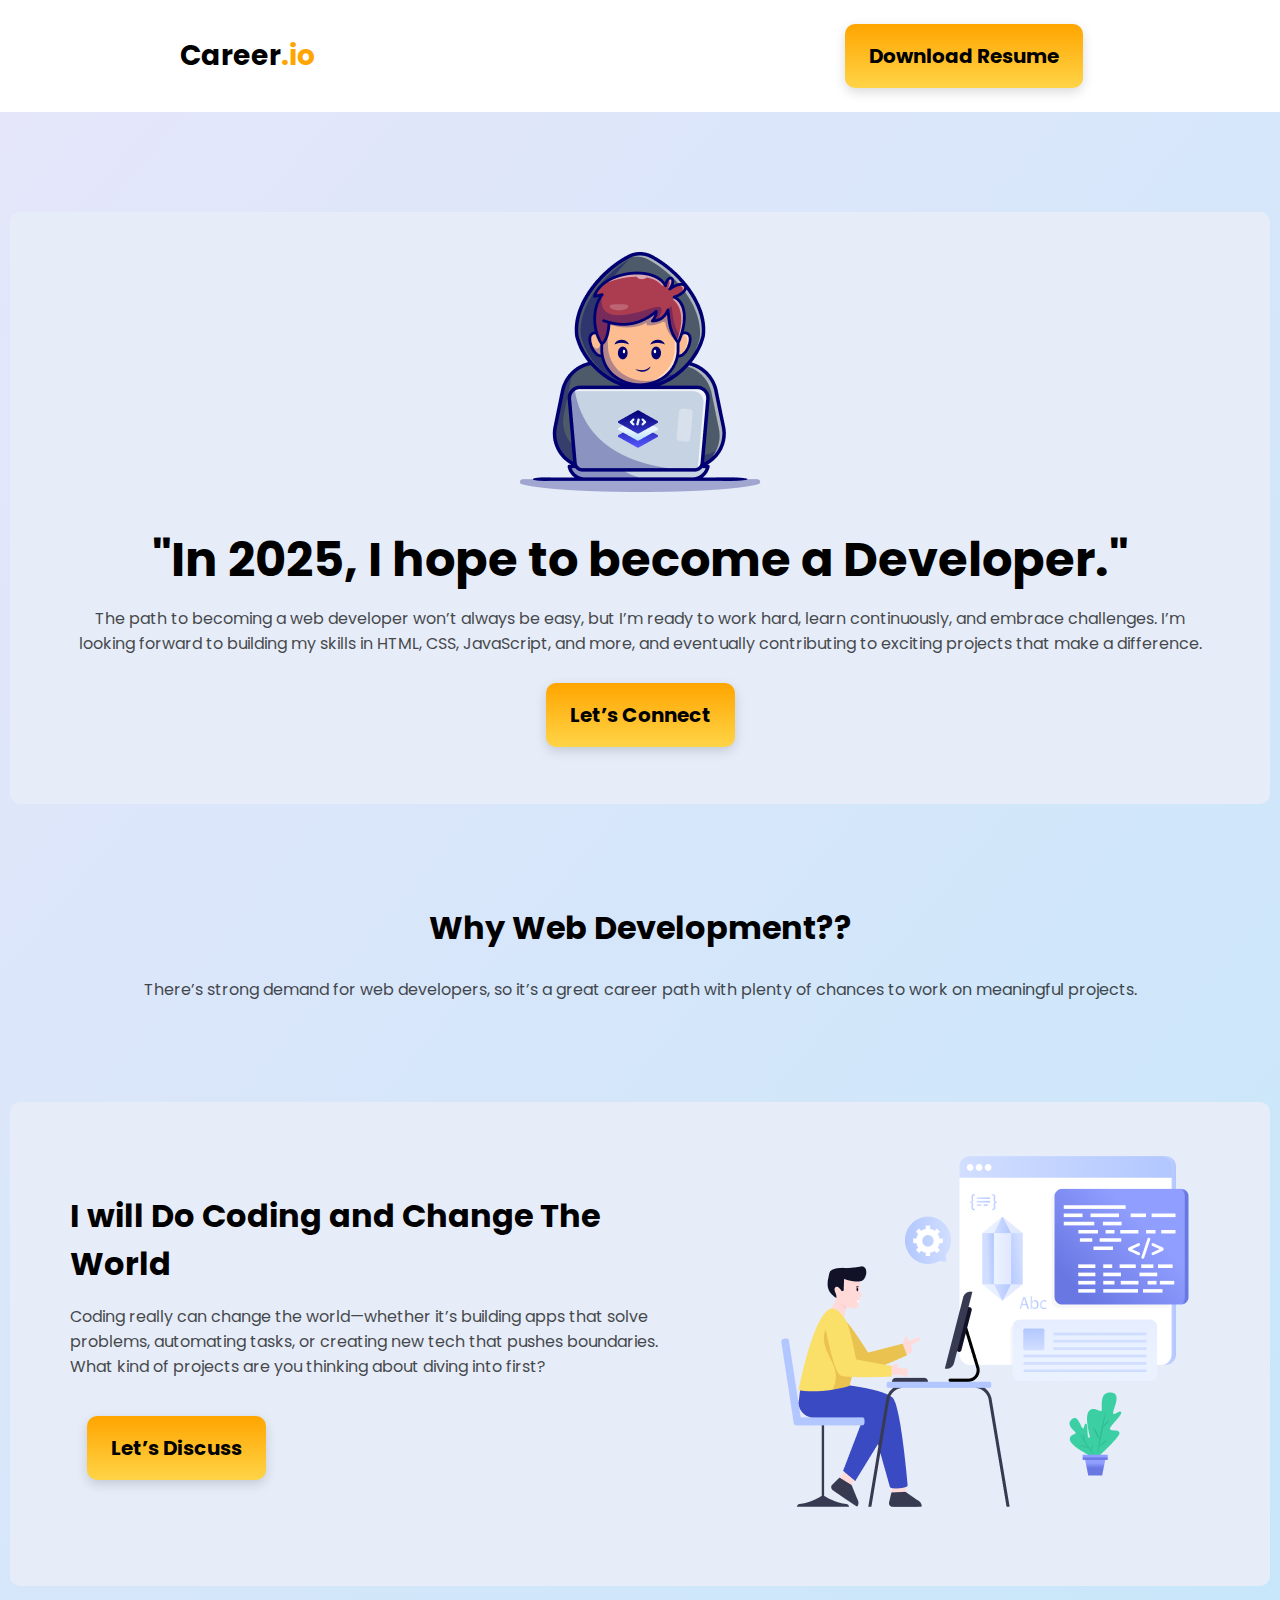
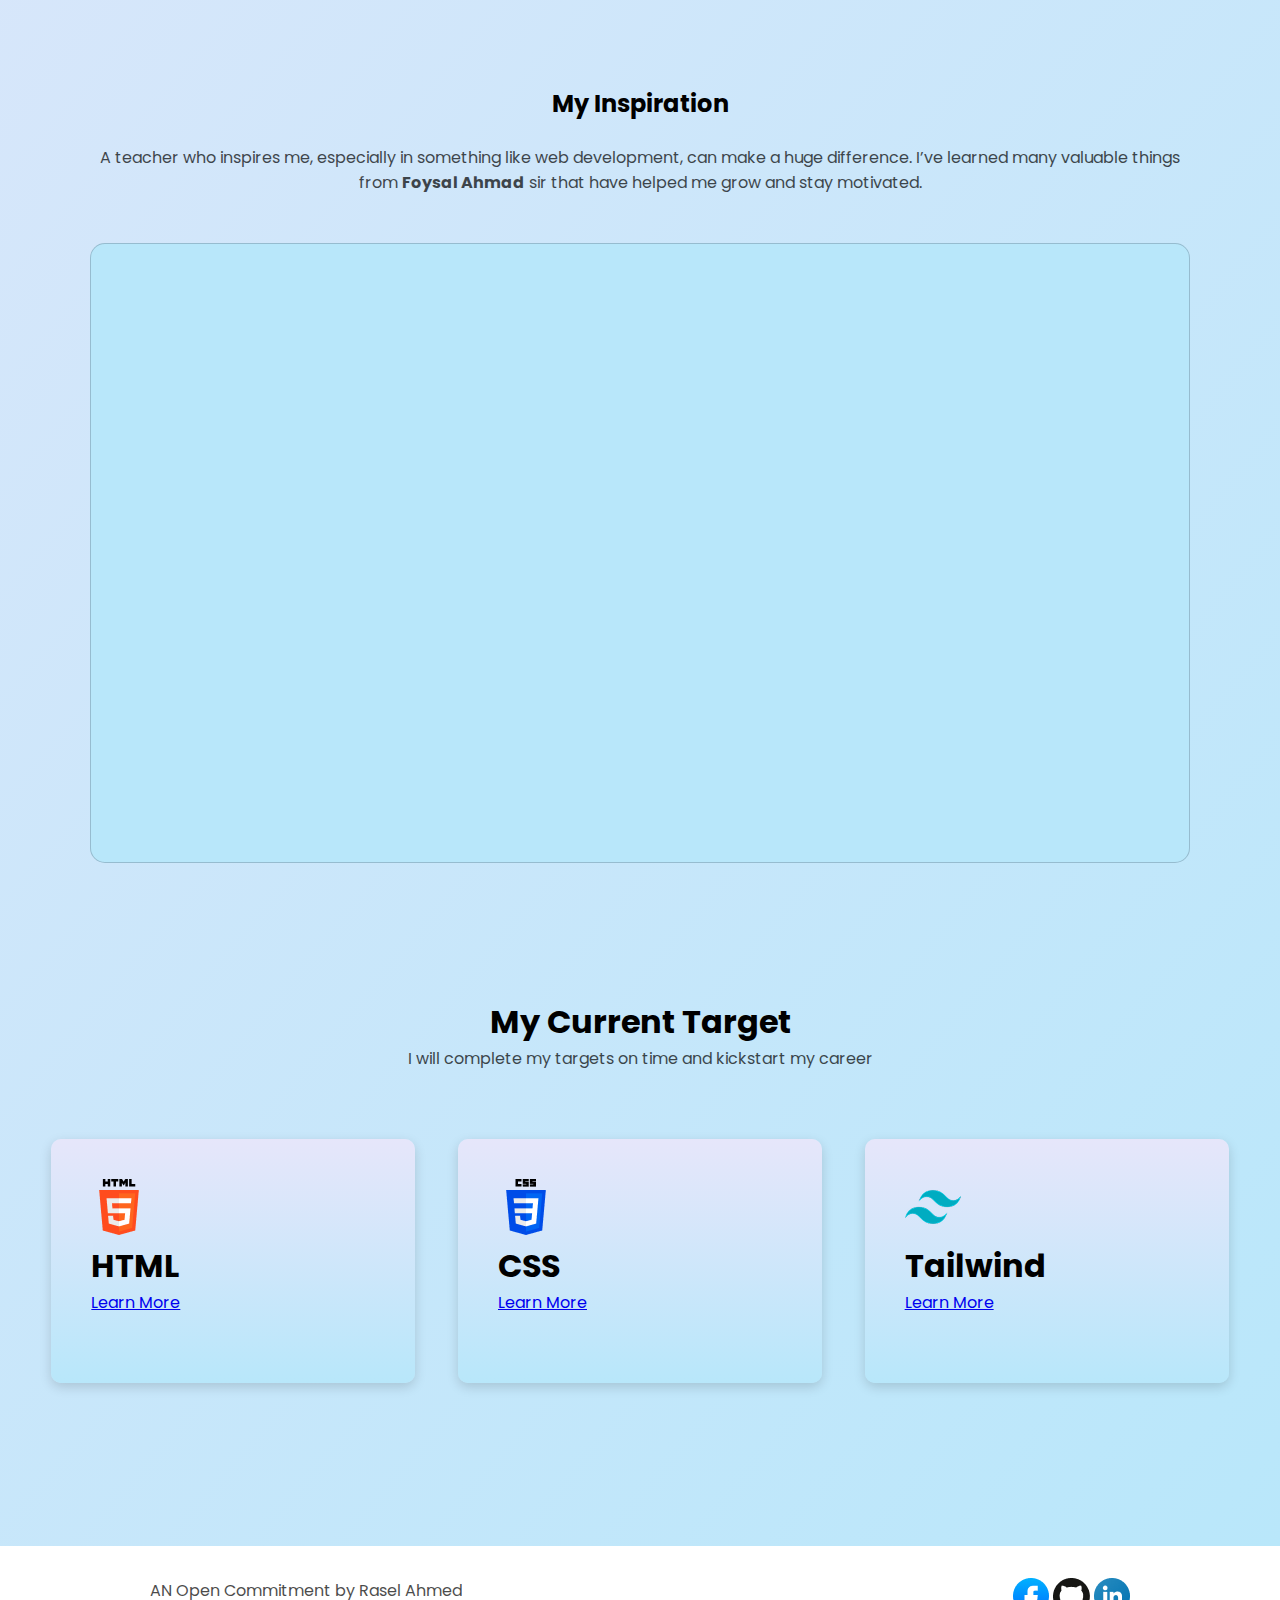
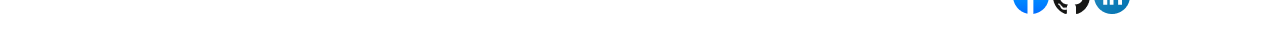
<file: index.html>
<!DOCTYPE html>
<html lang="en">
<head>
    <meta charset="UTF-8">
    <meta name="viewport" content="width=device-width, initial-scale=1.0">
    <link rel="preconnect" href="https://fonts.googleapis.com">
<link rel="preconnect" href="https://fonts.gstatic.com" crossorigin>
<link href="https://fonts.googleapis.com/css2?family=Open+Sans:ital,wght@0,300..800;1,300..800&family=Poppins:ital,wght@0,100;0,200;0,300;0,400;0,500;0,600;0,700;0,800;0,900;1,100;1,200;1,300;1,400;1,500;1,600;1,700;1,800;1,900&display=swap" rel="stylesheet">
<link rel="stylesheet" href="style.css">
<link rel="stylesheet" href="responsive.css">
    <title>Carerr Misson</title>
</head>
<body>
    <div id="navbar">
        <h2 class="logo"><span class="carerr">Career</span><spin class="io">.io</spin></h2>
        <button class="buttons">Download Resume</button>
    </div>
    <div id="dream-section">
        <img src="assets/hero-developer.png" alt="image not found" class="hero-developer">
        <h1>"In 2025, I hope to become a Developer."</h1>
        <p>The path to becoming a web developer won’t always be easy, but I’m ready to work hard, learn continuously, and embrace challenges. I’m looking forward to building my skills in HTML, CSS, JavaScript, and more, and eventually contributing to exciting projects that make a difference.</p>
        <button class="buttons">Let’s Connect</button>

    </div>
    <div class="explain-section">
        <h1>Why Web Development??</h1>
        <br>
        <p>There’s strong demand for web developers, so it’s a great career path with plenty of chances to work on meaningful projects.</p>
    </div>
    <div id="code-box">
    <div class="code-content">
        <h2>I will Do Coding and Change The World</h2>
        <p>Coding really can change the world—whether it’s building apps that solve problems, automating tasks, or creating new tech that pushes boundaries. What kind of projects are you thinking about diving into first?</p>
        <button class="buttons">Let’s Discuss</button>
    </div>
    <img src="assets/working-developer.png" alt="Working developer" class="code-image">
    </div>
    <div id="inspire-section">
    <div class="sologan">
        <h2>My Inspiration</h2>
        <p>A teacher who inspires me, especially in something like web development, can make a huge difference. I’ve learned many valuable things from <b>Foysal Ahmad</b> sir that have helped me grow and stay motivated.</p>
    </div>
   <div id="video-box">
    <iframe width="100%" height="100%" src="https://www.youtube.com/embed/DGHn2uOAVCE?si=IDK0NPfbUH3BIRao" title="YouTube video player" frameborder="0" allow="accelerometer; autoplay; clipboard-write; encrypted-media; gyroscope; picture-in-picture; web-share" referrerpolicy="strict-origin-when-cross-origin" allowfullscreen>    
    </iframe>
    </div>
    </div>
    <div id="card">
    <div class="card-heading">
        <h1>My Current Target</h1>
        <p>I will complete my targets on time and kickstart my career</p>
    </div>
    <div class="tech-icons">
        <div class="html">
            <img src="assets/html-icon.png" alt="HTML Icon">
            <h1>HTML       </h1>
            <a href="https://www.w3schools.com/html/" target="_blank" >Learn More</a>         
        </div>
        <div class="css">
            <img src="assets/css-icon.png" alt="CSS Icon">
            <h1>CSS</h1>
            <a href="https://www.w3schools.com/css/" target="_blank">Learn More</a>
        </div>
        <div class="tailwind">
            <img src="assets/tailwind-icon.png" alt="Tailwind Icon">
            <h1>Tailwind</h1>
            <a href="https://tailwindcss.com/docs/installation/using-vite" target="_blank">Learn More</a>
        
        </div>
    </div>
    </div>
    <div id="footer">
        <p>AN Open Commitment by Rasel Ahmed</p>
        <div class="social-icons">
        <img src="assets/facebook.png" alt="" srcset="">
        <img src="assets/github.png" alt="" srcset="">
        <img src="assets/linkedin.png" alt="" srcset="">
        </div>
    </div>

</body>
</html>
</file>
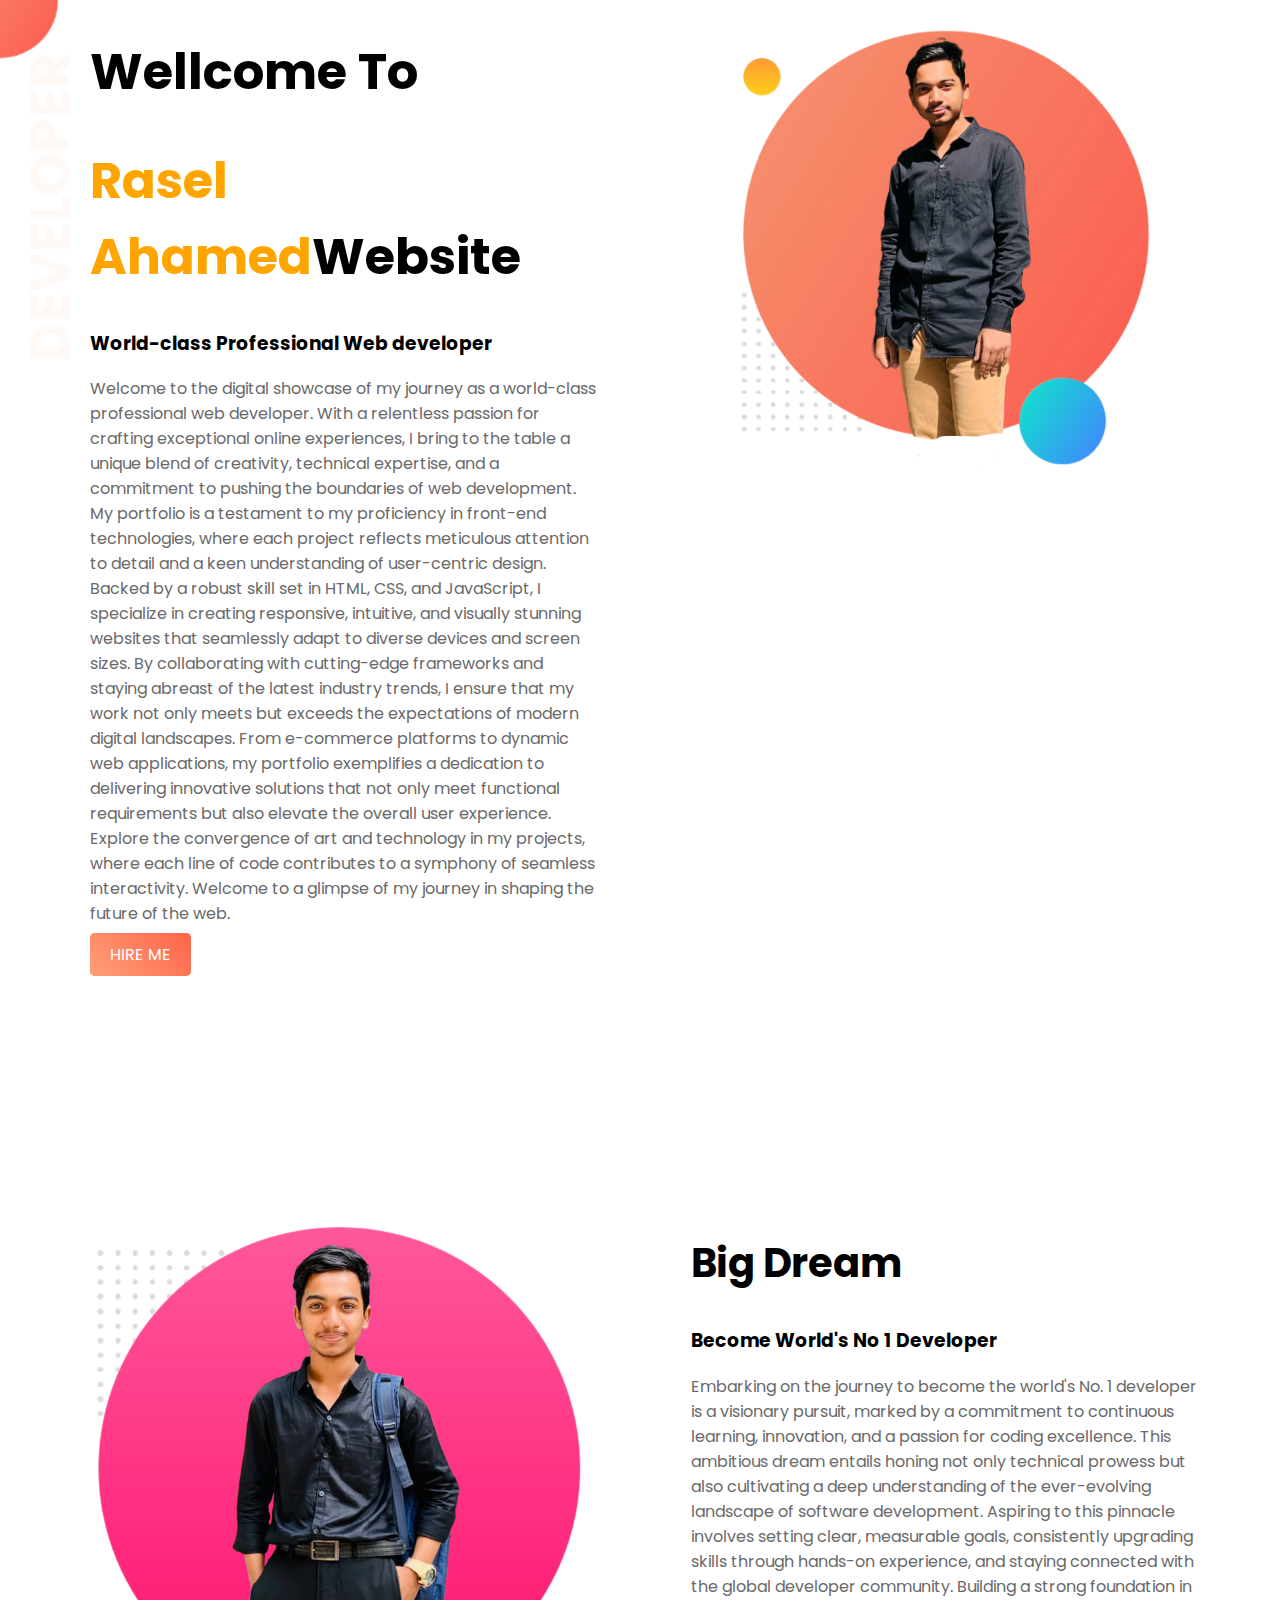
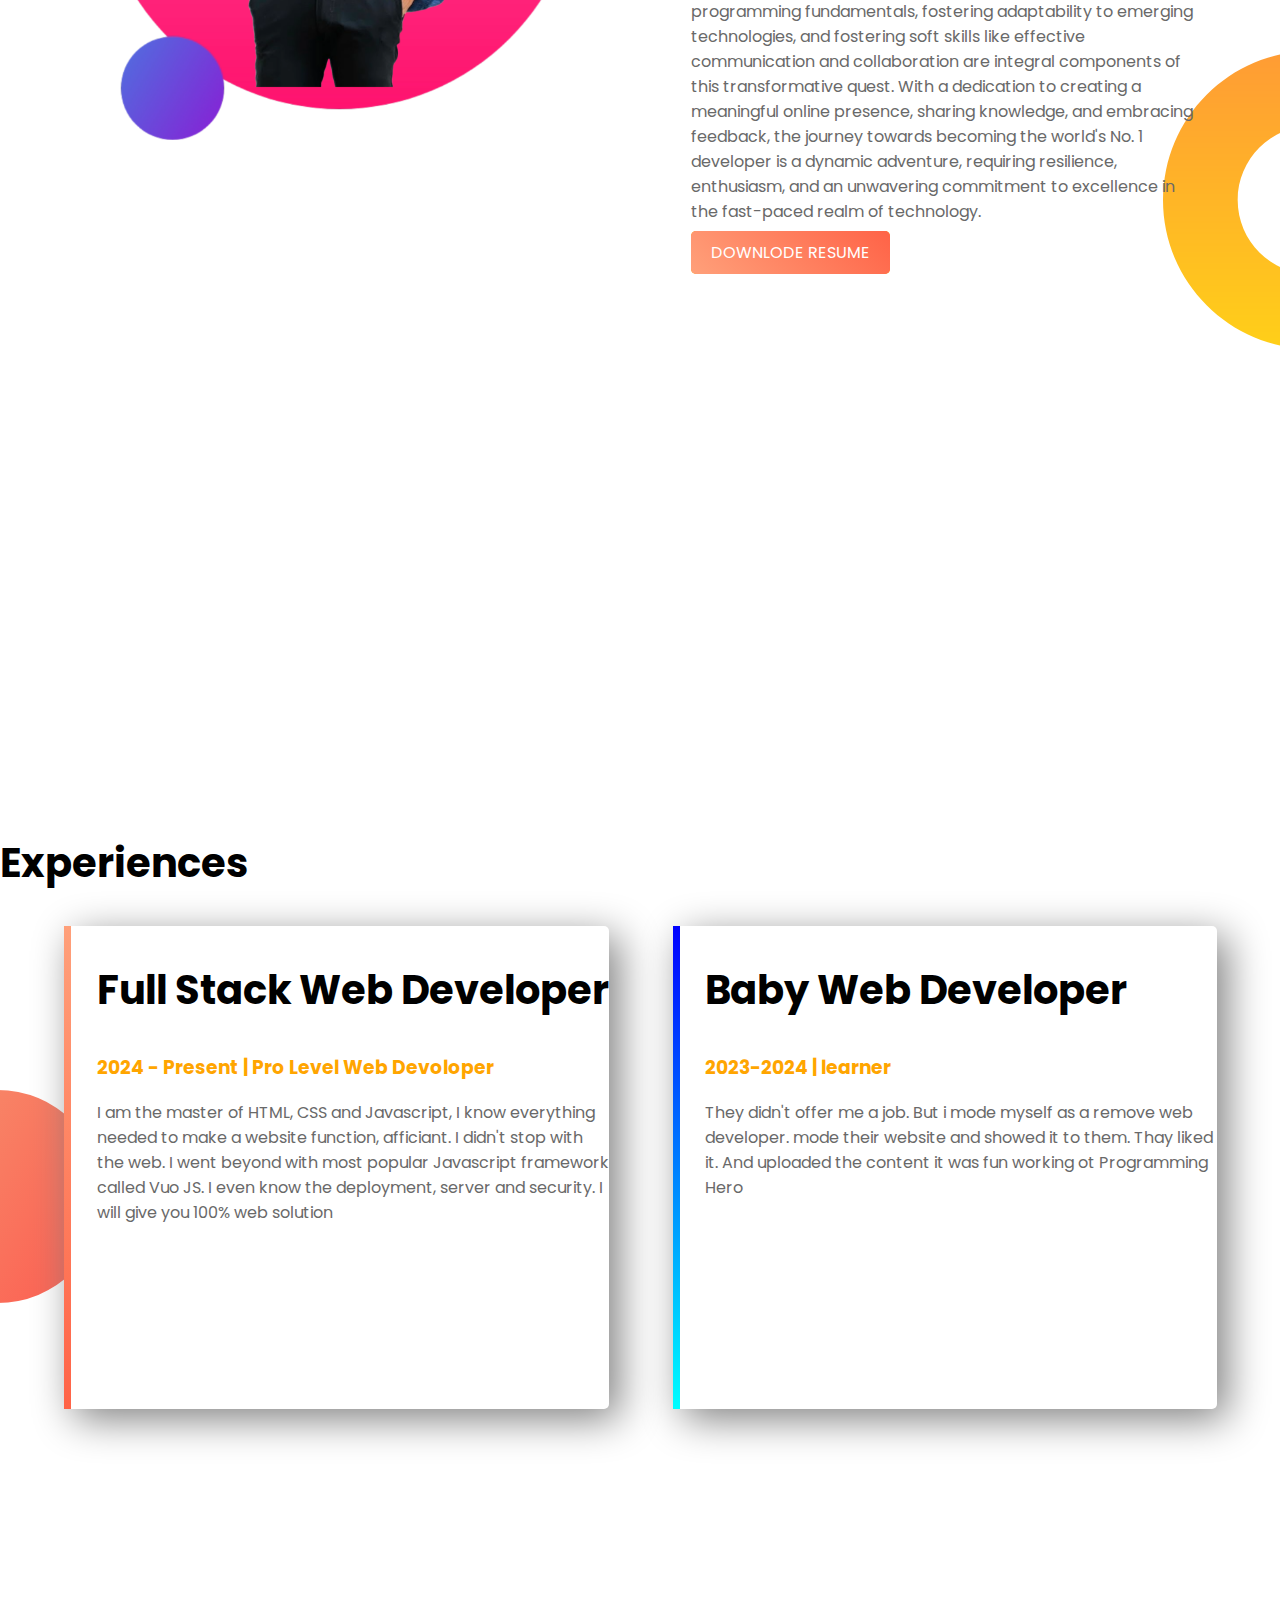
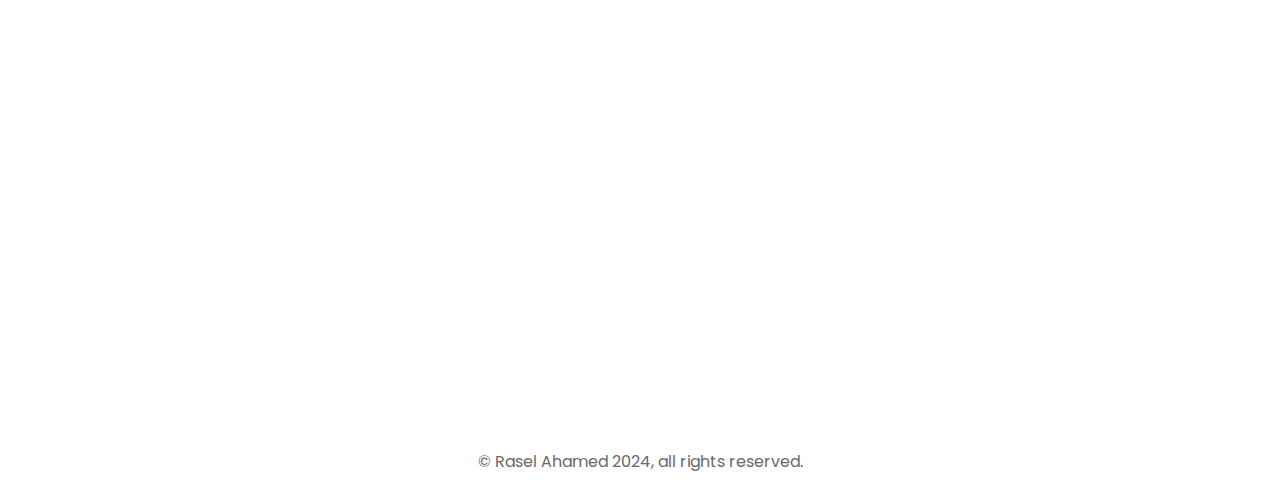
<file: my-website/index.html>
<!DOCTYPE html>
<html lang="en">
<head>
    <meta charset="UTF-8">
    <meta name="viewport" content="width=device-width, initial-scale=1.0">
    <link rel="stylesheet" href="style.css">
    <link rel="preconnect" href="https://fonts.googleapis.com">
<link rel="preconnect" href="https://fonts.gstatic.com" crossorigin>
<link href="https://fonts.googleapis.com/css2?family=Poppins:wght@600&display=swap" rel="stylesheet">

    <title>Rasel Ahamed Web Developer</title>
    
</head>
<body>
    <section class="top-banner">
        <div class="half-width">
    <h1>Wellcome To</h1>
    <h1><span class="high-light">Rasel Ahamed</span>Website</h1>
    <h3>World-class Professional Web developer</h3>
    <p>Welcome to the digital showcase of my journey as a world-class professional web developer. With a relentless passion for crafting exceptional online experiences, I bring to the table a unique blend of creativity, technical expertise, and a commitment to pushing the boundaries of web development. My portfolio is a testament to my proficiency in front-end technologies, where each project reflects meticulous attention to detail and a keen understanding of user-centric design. Backed by a robust skill set in HTML, CSS, and JavaScript, I specialize in creating responsive, intuitive, and visually stunning websites that seamlessly adapt to diverse devices and screen sizes. By collaborating with cutting-edge frameworks and staying abreast of the latest industry trends, I ensure that my work not only meets but exceeds the expectations of modern digital landscapes. From e-commerce platforms to dynamic web applications, my portfolio exemplifies a dedication to delivering innovative solutions that not only meet functional requirements but also elevate the overall user experience. Explore the convergence of art and technology in my projects, where each line of code contributes to a symphony of seamless interactivity. Welcome to a glimpse of my journey in shaping the future of the web. </p>
   <a class="button" target="_blank" href="https://sites.google.com/view/rasel-ahmed">HIRE ME</a>
    </div>
    <div class="half-width">
        <img src="p/1.png" alt="">
    </div>
</section>
<section class="dream-area">
    <div class="half-width">
        <img src="p/Remove background project (2).png" alt="">
    </div>
    <div class="half-width">
    <h2>Big Dream</h2>
    <h3>Become World's No 1 Developer</h3>
    <p>Embarking on the journey to become the world's No. 1 developer is a visionary pursuit, marked by a commitment to continuous learning, innovation, and a passion for coding excellence. This ambitious dream entails honing not only technical prowess but also cultivating a deep understanding of the ever-evolving landscape of software development. Aspiring to this pinnacle involves setting clear, measurable goals, consistently upgrading skills through hands-on experience, and staying connected with the global developer community. Building a strong foundation in programming fundamentals, fostering adaptability to emerging technologies, and fostering soft skills like effective communication and collaboration are integral components of this transformative quest. With a dedication to creating a meaningful online presence, sharing knowledge, and embracing feedback, the journey towards becoming the world's No. 1 developer is a dynamic adventure, requiring resilience, enthusiasm, and an unwavering commitment to excellence in the fast-paced realm of technology.</p>
    <a class="button" target="_blank" href="https://sites.google.com/view/rasel-ahmed">DOWNLODE RESUME</a>
</div>
</section>

<section class="exp-area">
    <h2>Experiences</h2>
    <div id="full-stack" class="half-width singel-exp">
        <h2>Full Stack Web Developer</h2>
        <h3 class="high-light">2024 - Present | Pro Level Web Devoloper </h3>
        <p>I am the master of HTML, CSS and Javascript, I know everything needed to make a website function, afficiant. I didn't stop with the web. I went beyond with most popular Javascript framework called Vuo JS. I even know the deployment, server and security. I will give you 100% web solution</p>

    </div>
    <div id="baby-web" class="half-width singel-exp">
        <h2>Baby Web Developer</h2>
        <h3 class="high-light">2023-2024 | learner</h3>
        <p>They didn't offer me a job. But i mode myself as a remove web developer. mode their website and showed it to them. Thay liked it. And uploaded the content it was fun working ot Programming Hero</p>
    </div>


</section>
<footer>
    <p>© Rasel Ahamed 2024, all rights reserved.</p>
</footer>
</body>
</html>
</file>
<file: style.css>
* {
    box-sizing: border-box;
    font-family: "Poppins", sans-serif;
    margin: 0;
    padding: 0;
}
body {
    min-height: 100vh;
    background-image: linear-gradient( 130deg ,#E6E6FA, #B8E7FA);
}
p{
    opacity: 70%;
}
.buttons {
    padding: 0 24px; /* horizontal padding only */
    margin: 17px;
    background-image: linear-gradient(#FFA500, #FFD447);
    font-weight: bold;
    font-size: 20px;
    cursor: pointer;
    border-radius: 10px;
    box-shadow: 0 4px 12px rgba(0, 0, 0, 0.15);
    border: none;
    max-width: 248px;
    height: 64px;
    text-align: center;
    line-height: 64px; 
}

.buttons:hover {
    background-image: linear-gradient(#FFD447, #FFA500);
    box-shadow: 0 6px 16px rgba(0, 0, 0, 0.2);
}


#navbar {
    height: 112px;
    display: flex;
    justify-content: space-between;
    align-items: center;
    background-color: white;
    padding: 0 180px;
    margin:   auto;
}
.career {
    color: black;
}
.io {
    color: #FFA500;
}
.logo {
    text-align: justify;
    font-size: 28px;
}
#dream-section {
  max-width: 1260px;
  height: 592px;
  background-color: #E6EDF9;
  margin: 100px auto;
  padding: 40px 60px;

  display: flex;
  flex-direction: column;
  align-items: center;
  justify-content: space-between;
  text-align: center;
  border-radius: 10px;
}
.hero-developer {
  max-width: 100%;
  height: auto;
  margin-bottom: 32px;
}
#dream-section h1{
    font-size: 48px;
    font-weight: bold;
}
#dream-section p{
    padding: 10px 0px;
}
.explain-section{
    text-align: center;
    margin: 100px auto;
}
#code-box {
    max-width: 1260px;
    width: 100%;
    height: 484px;
    background-color: #E6EDF9;
    margin: 100px auto;
    display: flex;
    flex-direction: row;
    align-items: center;
    justify-content: space-between;
    padding: 40px 60px;
    border-radius: 10px;
    gap: 40px;
}

.code-content {
    max-width: 600px;
}

.code-content h2 {
    font-size: 32px;
    margin-bottom: 16px;
}

.code-content p {
    font-size: 16px;
    margin-bottom: 20px;
    opacity: 70%;
}

.code-image {
    max-width: 500px;
    height: auto;
    flex-shrink: 0;
}
#inspire-section{
    margin: 100px auto;
    align-items: center;
    text-align: center;
    max-width: 1100px;
    height: 792px;
    
}
#video-box{
    max-width: 1100px;
    height: 620px;
    background-color: #B8E7FA;
    border: 1px solid  rgba(13, 19, 33,0.2);
    border-radius: 15px;
    padding:  32px;
    
}
.sologan p{
    margin: 24px auto 48px auto;
}
#video-box iframe{
   max-width: 1036px;
   height: 556px;
   border-radius: 10px;
}
#card {
    max-width: 1260px;
    height: 468px;
    margin: auto;
    padding: 20px;
    box-sizing: border-box;
}

.card-heading {
    text-align: center;
    margin-bottom: 20px;
}

.tech-icons {
    display: flex;
    justify-content: space-between;
}

.html, .css, .tailwind {
    display: flex;
    flex-direction: column;
    padding: 40px;
    margin: 48px auto 0px auto;
    box-shadow: 0 4px 12px rgba(0, 0, 0, 0.15);
    display: inline;
    height: 244px;
    width: 364px;
    background-image: linear-gradient( 0deg , #B8E7FA ,#E6E6FA);
    border-radius: 10px;

}
#footer{
    max-width: 100%;
    height: 100px;
    margin-top: 100px;
    background-color: #ffff;
    display: flex;
    padding: 32px 150px 32px 150px;
    text-align: center;
    justify-content: space-between;
        
}




/* Mobile (up to 600px) */
@media screen and (max-width: 600px) {
    #navbar {
        flex-direction: column;
        padding: 20px;
        height: auto;
        text-align: center;
    }

    #navbar .logo {
        margin-bottom: 10px;
    }

    #dream-section, 
    #code-box,
    #video-box,
    #card {
        padding: 20px;
        flex-direction: column;
        height: auto;
    }

    .tech-icons {
        flex-direction: column;
        align-items: center;
    }

    .html, .css, .tailwind {
        width: 90%;
        margin-bottom: 20px;
    }

    .code-image {
        width: 100%;
        max-width: 100%;
    }

    #video-box iframe {
        width: 100%;
        height: 300px;
    }

    #footer {
        flex-direction: column;
        text-align: center;
        padding: 20px;
        height: auto;
        gap: 16px;
    }

    .social-icons img {
        margin: 0 5px;
    }

    .buttons {
        max-width: 100%;
        width: 100%;
    }
}
</file>
<file: responsive.css>
@media screen and (min-width: 425px) and (max-width: 992px) {
    #navbar {
        padding: 0 60px;
    }

    #dream-section {
        padding: 30px;
        flex-direction: column;
        height: auto;
    }

    #code-box {
        padding: 30px;
        flex-direction: column-reverse;
        height: auto;
    }

    #video-box {
        padding: 30px;
        flex-direction: column;
        height: auto;
    }

    #card {
        padding: 30px;
        flex-direction: column;
        height: auto;
    }

    .tech-icons {
        flex-wrap: wrap;
        justify-content: center;
        gap: 20px;
    }

    .html,
    .css,
    .tailwind {
        width: 300px;
    }

    .code-image {
        width: 100%;
    }

    #video-box iframe {
        width: 100%;
        height: 400px;
    }

    #footer {
        padding: 20px 40px;
        flex-wrap: wrap;
        gap: 20px;
    }

    .buttons {
        width: auto;
    }
}
</file>
<file: my-website/style.css>
body{
    margin:0;
    font-family: 'Poppins', sans-serif;
}
h1{
    font-size: 50px;
}
h2{
    font-size: 40px;
}
.high-light{
    color: orange;

}
p{
    color: dimgray;

}
.half-width{
    width: 40%;
    float: left;
    margin-left: 5%;
    padding-left: 2%;
}
.half-width img{
    width: 100%;
  
}
.top-banner{
    background-image: url("p/2.png");
    background-repeat: no-repeat;
}
section{
    height: 700px;
    padding-bottom: 500px;
}
.button{
    text-decoration: none;
    background-image: linear-gradient(45deg, lightsalmon,tomato);
    background-color: orange;
    padding: 10px 20px ;
    border-radius: 5px;
    color: white;
}
.dream-area{
    background-image: url(p/dream-bg.png);
    background-repeat: no-repeat;
    background-position: right;
}
.singel-exp{
    box-shadow: 10px 10px 40px gray;
    border-radius: 5px;
    height: 69%;
    background-color: white;
}
.exp-area{
    background-image: url(p/exp-bg.png);
    background-repeat: no-repeat;
    background-position: left 26%;
}
#full-stack{
    border-left:7px solid;
    border-image: linear-gradient(180deg,lightsalmon,tomato);
    border-image-slice: 1;
    
}
#baby-web{
    border-left:7px solid;
    border-image: linear-gradient(180deg,blue,cyan);
    border-image-slice: 1;
}
footer p{
text-align: center;

}
</file>
